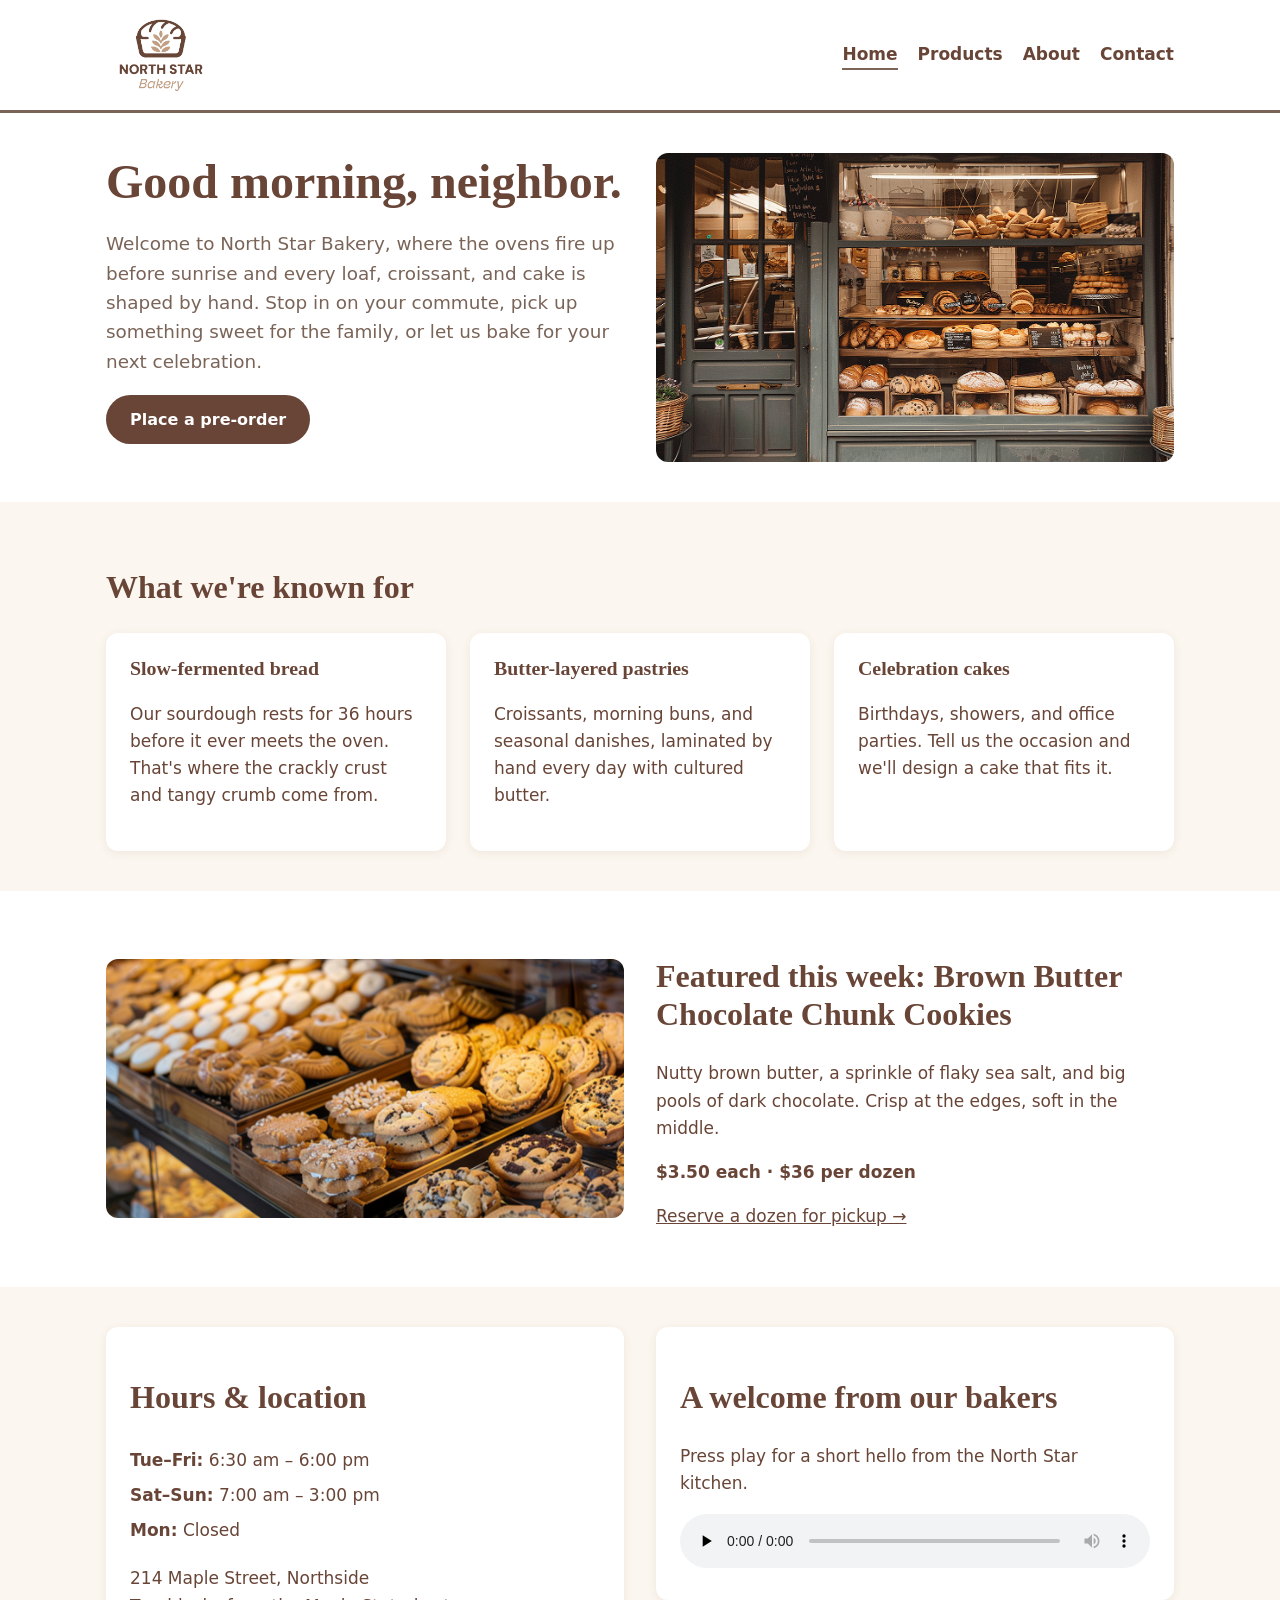
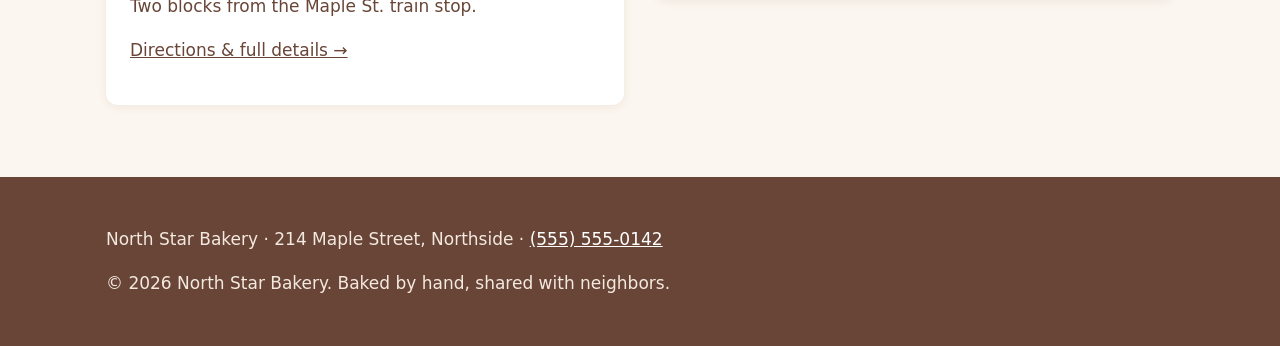
<file: index.html>
<!DOCTYPE html>
<html lang="en">
<head>
  <meta charset="UTF-8">
  <meta name="viewport" content="width=device-width, initial-scale=1">
  <title>North Star Bakery | Handmade Bread &amp; Pastries</title>
  <meta name="description" content="North Star Bakery is a neighborhood bakery baking handmade breads, pastries, and cakes daily. Pre-order for pickup.">
  <link rel="icon" href="./images/bakery-logo_c.png">
  <link rel="stylesheet" href="./css/styles.css">
</head>
<body>
  <header class="site-header">
    <div class="wrap">
      <a class="logo" href="index.html"><img src="./images/bakery-logo_c.png" alt="North Star Bakery logo" width="1667" height="1423"></a>
      <nav aria-label="Main">
        <ul>
          <li><a href="index.html" aria-current="page">Home</a></li>
          <li><a href="products.html">Products</a></li>
          <li><a href="about.html">About</a></li>
          <li><a href="contact.html">Contact</a></li>
        </ul>
      </nav>
    </div>
  </header>

  <main>
    <section class="hero">
      <div class="wrap">
        <div>
          <h1>Good morning, neighbor.</h1>
          <p class="lead">Welcome to North Star Bakery, where the ovens fire up before sunrise and every loaf, croissant, and cake is shaped by hand. Stop in on your commute, pick up something sweet for the family, or let us bake for your next celebration.</p>
          <p><a class="btn" href="contact.html">Place a pre-order</a></p>
        </div>
        <img src="./images/bakery-storefront_c.png" alt="The North Star Bakery storefront window filled with fresh loaves and pastries" width="1200" height="715">
      </div>
    </section>

    <section>
      <div class="wrap">
        <h2>What we're known for</h2>
        <div class="grid grid-3">
          <div class="card">
            <h3>Slow-fermented bread</h3>
            <p>Our sourdough rests for 36 hours before it ever meets the oven. That's where the crackly crust and tangy crumb come from.</p>
          </div>
          <div class="card">
            <h3>Butter-layered pastries</h3>
            <p>Croissants, morning buns, and seasonal danishes, laminated by hand every day with cultured butter.</p>
          </div>
          <div class="card">
            <h3>Celebration cakes</h3>
            <p>Birthdays, showers, and office parties. Tell us the occasion and we'll design a cake that fits it.</p>
          </div>
        </div>
      </div>
    </section>

    <section class="hero">
      <div class="wrap">
        <picture>
          <source media="(min-width: 760px)" srcset="./images/bakery-feature-large_c.png" width="1200" height="600">
          <img src="./images/bakery-feature-small_c.png" alt="A pastry case stacked with brown butter chocolate chunk cookies" width="1200" height="1200" loading="lazy">
        </picture>
        <div>
          <h2>Featured this week: Brown Butter Chocolate Chunk Cookies</h2>
          <p>Nutty brown butter, a sprinkle of flaky sea salt, and big pools of dark chocolate. Crisp at the edges, soft in the middle.</p>
          <p class="price">$3.50 each &middot; $36 per dozen</p>
          <p><a href="contact.html">Reserve a dozen for pickup &rarr;</a></p>
        </div>
      </div>
    </section>

    <section>
      <div class="wrap two-col">
        <div class="card">
          <h2>Hours &amp; location</h2>
          <ul class="info-list">
            <li><strong>Tue&ndash;Fri:</strong> 6:30 am &ndash; 6:00 pm</li>
            <li><strong>Sat&ndash;Sun:</strong> 7:00 am &ndash; 3:00 pm</li>
            <li><strong>Mon:</strong> Closed</li>
          </ul>
          <p>214 Maple Street, Northside<br>Two blocks from the Maple St. train stop.</p>
          <p><a href="contact.html">Directions &amp; full details &rarr;</a></p>
        </div>
        <div class="card">
          <h2>A welcome from our bakers</h2>
          <p>Press play for a short hello from the North Star kitchen.</p>
          <audio controls preload="none">
            <source src="./media/bakery-welcome_c.mp3" type="audio/mpeg">
            Your browser doesn't support audio playback. Our welcome message says: "Thanks for stopping by North Star Bakery. We bake fresh every morning and can't wait to see you."
          </audio>
        </div>
      </div>
    </section>
  </main>

  <footer class="site-footer">
    <div class="wrap">
      <p>North Star Bakery &middot; 214 Maple Street, Northside &middot; <a href="tel:+15555550142">(555) 555-0142</a></p>
      <p>&copy; 2026 North Star Bakery. Baked by hand, shared with neighbors.</p>
    </div>
  </footer>
</body>
</html>
</file>
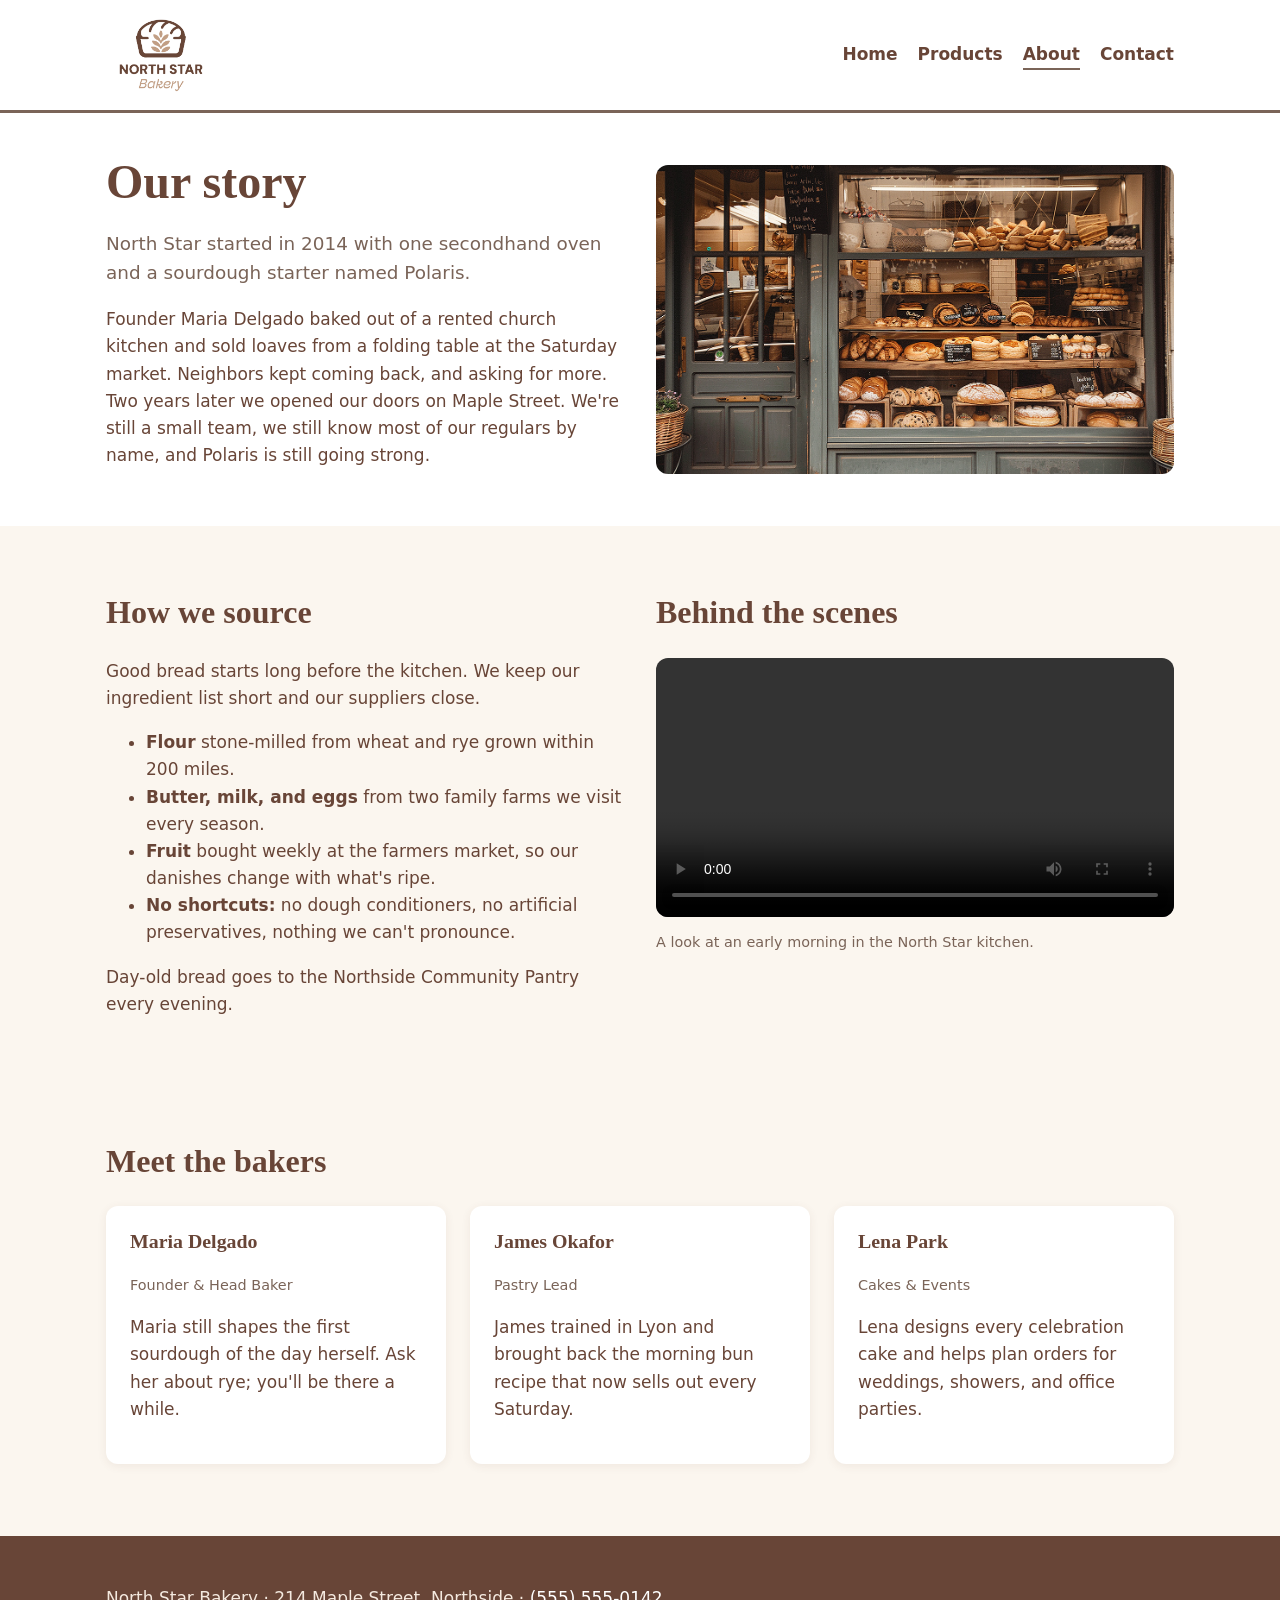
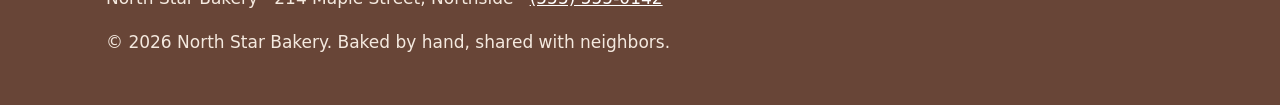
<file: about.html>
<!DOCTYPE html>
<html lang="en">
<head>
  <meta charset="UTF-8">
  <meta name="viewport" content="width=device-width, initial-scale=1">
  <title>About | North Star Bakery</title>
  <meta name="description" content="The story behind North Star Bakery, how we source our ingredients, and the people who bake for you.">
  <link rel="icon" href="./images/bakery-logo_c.png">
  <link rel="stylesheet" href="./css/styles.css">
</head>
<body>
  <header class="site-header">
    <div class="wrap">
      <a class="logo" href="index.html"><img src="./images/bakery-logo_c.png" alt="North Star Bakery logo" width="1667" height="1423"></a>
      <nav aria-label="Main">
        <ul>
          <li><a href="index.html">Home</a></li>
          <li><a href="products.html">Products</a></li>
          <li><a href="about.html" aria-current="page">About</a></li>
          <li><a href="contact.html">Contact</a></li>
        </ul>
      </nav>
    </div>
  </header>

  <main>
    <section class="hero">
      <div class="wrap">
        <div>
          <h1>Our story</h1>
          <p class="lead">North Star started in 2014 with one secondhand oven and a sourdough starter named Polaris.</p>
          <p>Founder Maria Delgado baked out of a rented church kitchen and sold loaves from a folding table at the Saturday market. Neighbors kept coming back, and asking for more. Two years later we opened our doors on Maple Street. We're still a small team, we still know most of our regulars by name, and Polaris is still going strong.</p>
        </div>
        <img src="./images/bakery-storefront_c.png" alt="The North Star Bakery storefront on Maple Street" width="1200" height="715" loading="lazy">
      </div>
    </section>

    <section>
      <div class="wrap two-col">
        <div>
          <h2>How we source</h2>
          <p>Good bread starts long before the kitchen. We keep our ingredient list short and our suppliers close.</p>
          <ul>
            <li><strong>Flour</strong> stone-milled from wheat and rye grown within 200 miles.</li>
            <li><strong>Butter, milk, and eggs</strong> from two family farms we visit every season.</li>
            <li><strong>Fruit</strong> bought weekly at the farmers market, so our danishes change with what's ripe.</li>
            <li><strong>No shortcuts:</strong> no dough conditioners, no artificial preservatives, nothing we can't pronounce.</li>
          </ul>
          <p>Day-old bread goes to the Northside Community Pantry every evening.</p>
        </div>
        <div>
          <h2>Behind the scenes</h2>
          <video controls preload="metadata" width="1920" height="1080">
            <source src="./assets/videos/bakery-behind-scenes_c.mp4" type="video/mp4">
            Your browser doesn't support embedded video. The clip shows our bakers shaping dough, loading the stone oven, and pulling out the morning's first loaves.
          </video>
          <p class="hint">A look at an early morning in the North Star kitchen.</p>
        </div>
      </div>
    </section>

    <section>
      <div class="wrap">
        <h2>Meet the bakers</h2>
        <div class="grid grid-3">
          <div class="card">
            <h3>Maria Delgado</h3>
            <p class="hint">Founder &amp; Head Baker</p>
            <p>Maria still shapes the first sourdough of the day herself. Ask her about rye; you'll be there a while.</p>
          </div>
          <div class="card">
            <h3>James Okafor</h3>
            <p class="hint">Pastry Lead</p>
            <p>James trained in Lyon and brought back the morning bun recipe that now sells out every Saturday.</p>
          </div>
          <div class="card">
            <h3>Lena Park</h3>
            <p class="hint">Cakes &amp; Events</p>
            <p>Lena designs every celebration cake and helps plan orders for weddings, showers, and office parties.</p>
          </div>
        </div>
      </div>
    </section>
  </main>

  <footer class="site-footer">
    <div class="wrap">
      <p>North Star Bakery &middot; 214 Maple Street, Northside &middot; <a href="tel:+15555550142">(555) 555-0142</a></p>
      <p>&copy; 2026 North Star Bakery. Baked by hand, shared with neighbors.</p>
    </div>
  </footer>
</body>
</html>
</file>
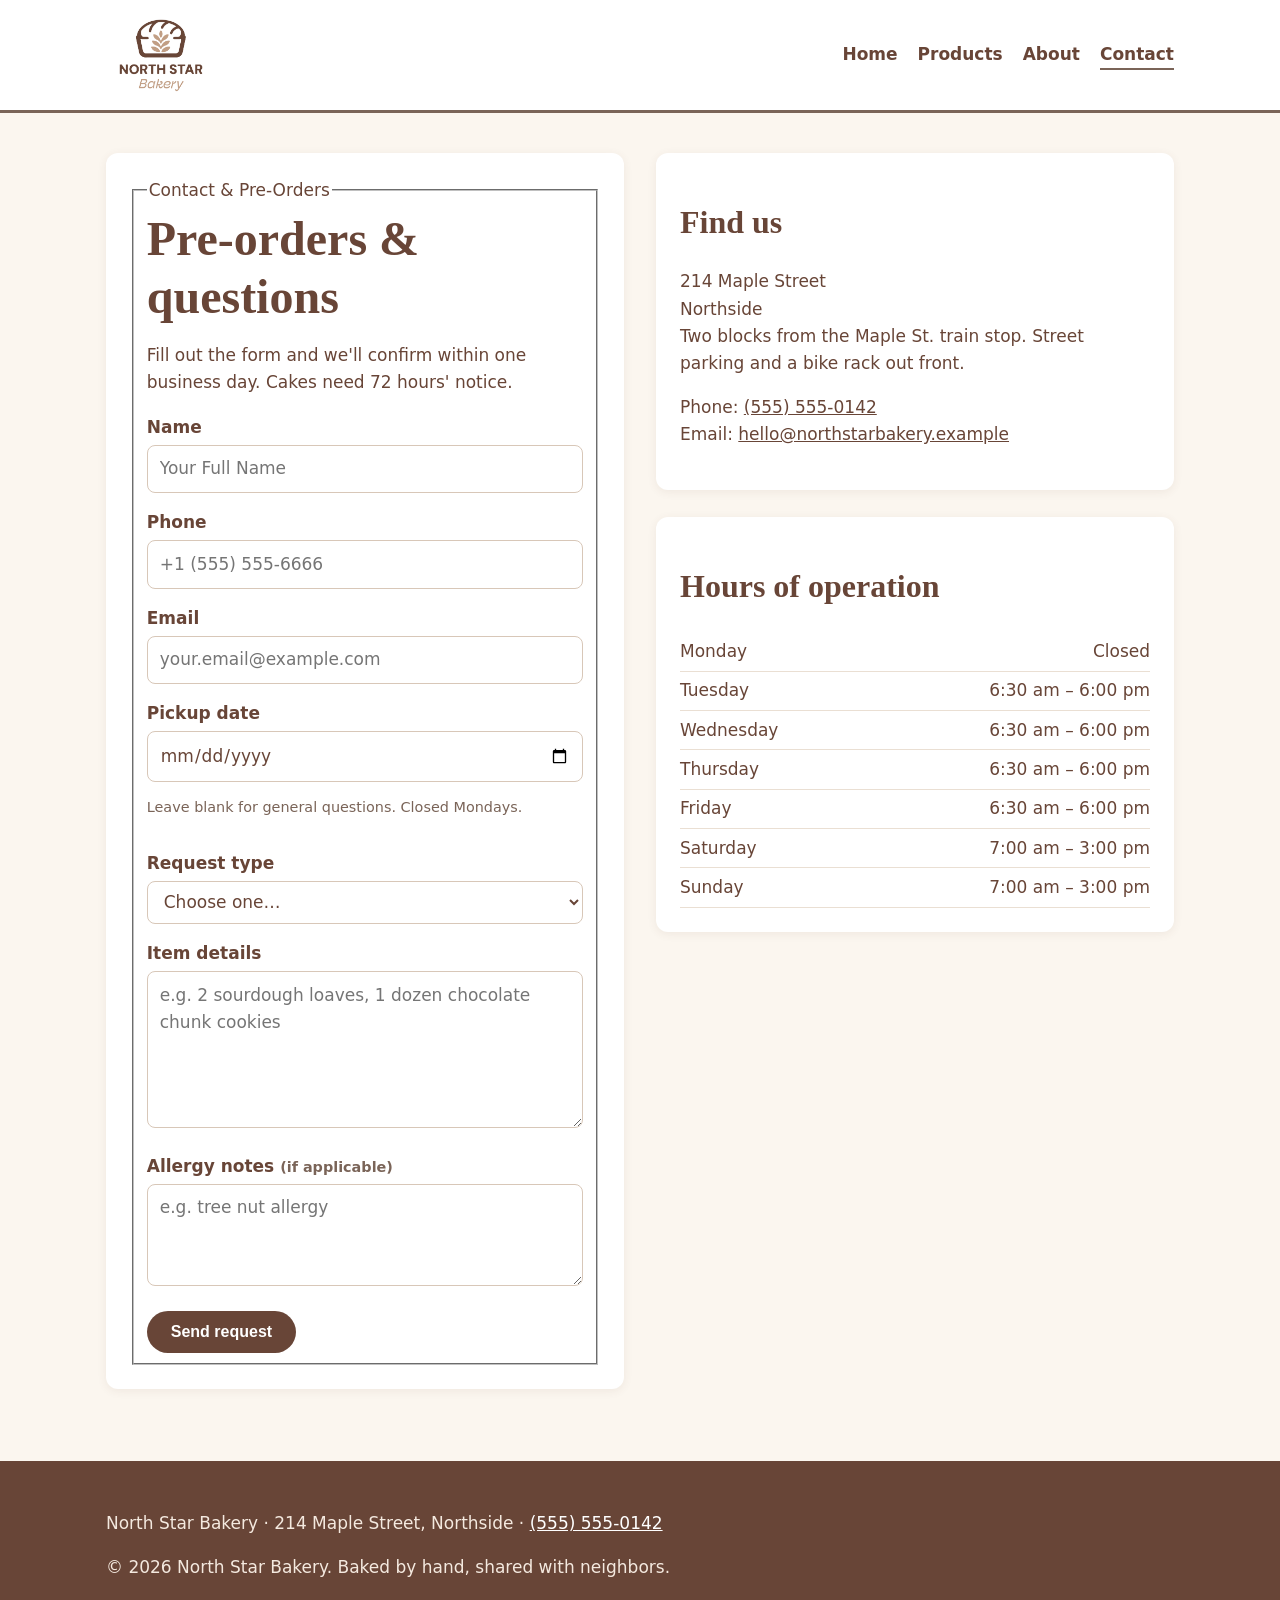
<file: contact.html>
<!DOCTYPE html>
<html lang="en">
<head>
  <meta charset="UTF-8">
  <meta name="viewport" content="width=device-width, initial-scale=1">
  <title>Contact &amp; Pre-Orders | North Star Bakery</title>
  <meta name="description" content="Send a pre-order request or question to North Star Bakery. Location, hours, and directions.">
  <link rel="icon" href="./images/bakery-logo_c.png">
  <link rel="stylesheet" href="./css/styles.css">
</head>
<body>
  <header class="site-header">
    <div class="wrap">
      <a class="logo" href="index.html"><img src="./images/bakery-logo_c.png" alt="North Star Bakery logo" width="1667" height="1423"></a>
      <nav aria-label="Main">
        <ul>
          <li><a href="index.html">Home</a></li>
          <li><a href="products.html">Products</a></li>
          <li><a href="about.html">About</a></li>
          <li><a href="contact.html" aria-current="page">Contact</a></li>
        </ul>
      </nav>
    </div>
  </header>

  <main>
    <section>
      <div class="wrap two-col">
        <div class="card">
          <fieldset>
            <legend>Contact &amp; Pre-Orders</legend>
            <h1>Pre-orders &amp; questions</h1>
            <p>Fill out the form and we'll confirm within one business day. Cakes need 72 hours' notice.</p>
            <form action="mailto:hello@northstarbakery.example" method="post" enctype="text/plain" novalidate onsubmit="return validateForm(this)">
              <div>
                <label for="name">Name</label>
              <input type="text" id="name" name="name" autocomplete="name" required placeholder="Your Full Name">
            </div>
            <div>
              <label for="phone">Phone</label>
              <input type="tel" id="phone" name="phone" autocomplete="tel" required placeholder="+1 (555) 555-6666">
            </div>
            <div>
              <label for="email">Email</label>
              <input type="email" id="email" name="email" autocomplete="email" required placeholder="your.email@example.com">
            </div>
            <div>
              <label for="pickup">Pickup date</label>
              <input type="date" id="pickup" name="pickup_date">
              <p class="hint">Leave blank for general questions. Closed Mondays.</p>
            </div>
            <div>
              <label for="type">Request type</label>
              <select id="type" name="request_type" required>
                <option value="">Choose one&hellip;</option>
                <option value="pre-order">Pre-order</option>
                <option value="custom-cake">Custom or celebration cake</option>
                <option value="event">Event or catering order</option>
                <option value="question">General question</option>
              </select>
            </div>
            <div>
              <label for="details">Item details</label>
              <textarea id="details" name="item_details" rows="5" required placeholder="e.g. 2 sourdough loaves, 1 dozen chocolate chunk cookies"></textarea>
            </div>
            <div>
              <label for="allergies">Allergy notes <span class="hint">(if applicable)</span></label>
              <textarea id="allergies" name="allergy_notes" rows="3" placeholder="e.g. tree nut allergy"></textarea>
            </div>
            <div>
              <button class="btn" type="submit">Send request</button>
            </div>
          </form>
          </fieldset>
        </div>
        <div>
          <div class="card">
            <h2>Find us</h2>
            <p>214 Maple Street<br>Northside<br>Two blocks from the Maple St. train stop. Street parking and a bike rack out front.</p>
            <p>Phone: <a href="tel:+15555550142">(555) 555-0142</a><br>Email: <a href="mailto:hello@northstarbakery.example">hello@northstarbakery.example</a></p>
          </div>
          <br>
          <div class="card">
            <h2>Hours of operation</h2>
            <table>
              <tr><td>Monday</td><td>Closed</td></tr>
              <tr><td>Tuesday</td><td>6:30 am &ndash; 6:00 pm</td></tr>
              <tr><td>Wednesday</td><td>6:30 am &ndash; 6:00 pm</td></tr>
              <tr><td>Thursday</td><td>6:30 am &ndash; 6:00 pm</td></tr>
              <tr><td>Friday</td><td>6:30 am &ndash; 6:00 pm</td></tr>
              <tr><td>Saturday</td><td>7:00 am &ndash; 3:00 pm</td></tr>
              <tr><td>Sunday</td><td>7:00 am &ndash; 3:00 pm</td></tr>
            </table>
          </div>
        </div>
      </div>
    </section>
  </main>

  <footer class="site-footer">
    <div class="wrap">
      <p>North Star Bakery &middot; 214 Maple Street, Northside &middot; <a href="tel:+15555550142">(555) 555-0142</a></p>
      <p>&copy; 2026 North Star Bakery. Baked by hand, shared with neighbors.</p>
    </div>
  </footer>
  <script src="./js/main.js"></script>
</body>
</html>
</file>
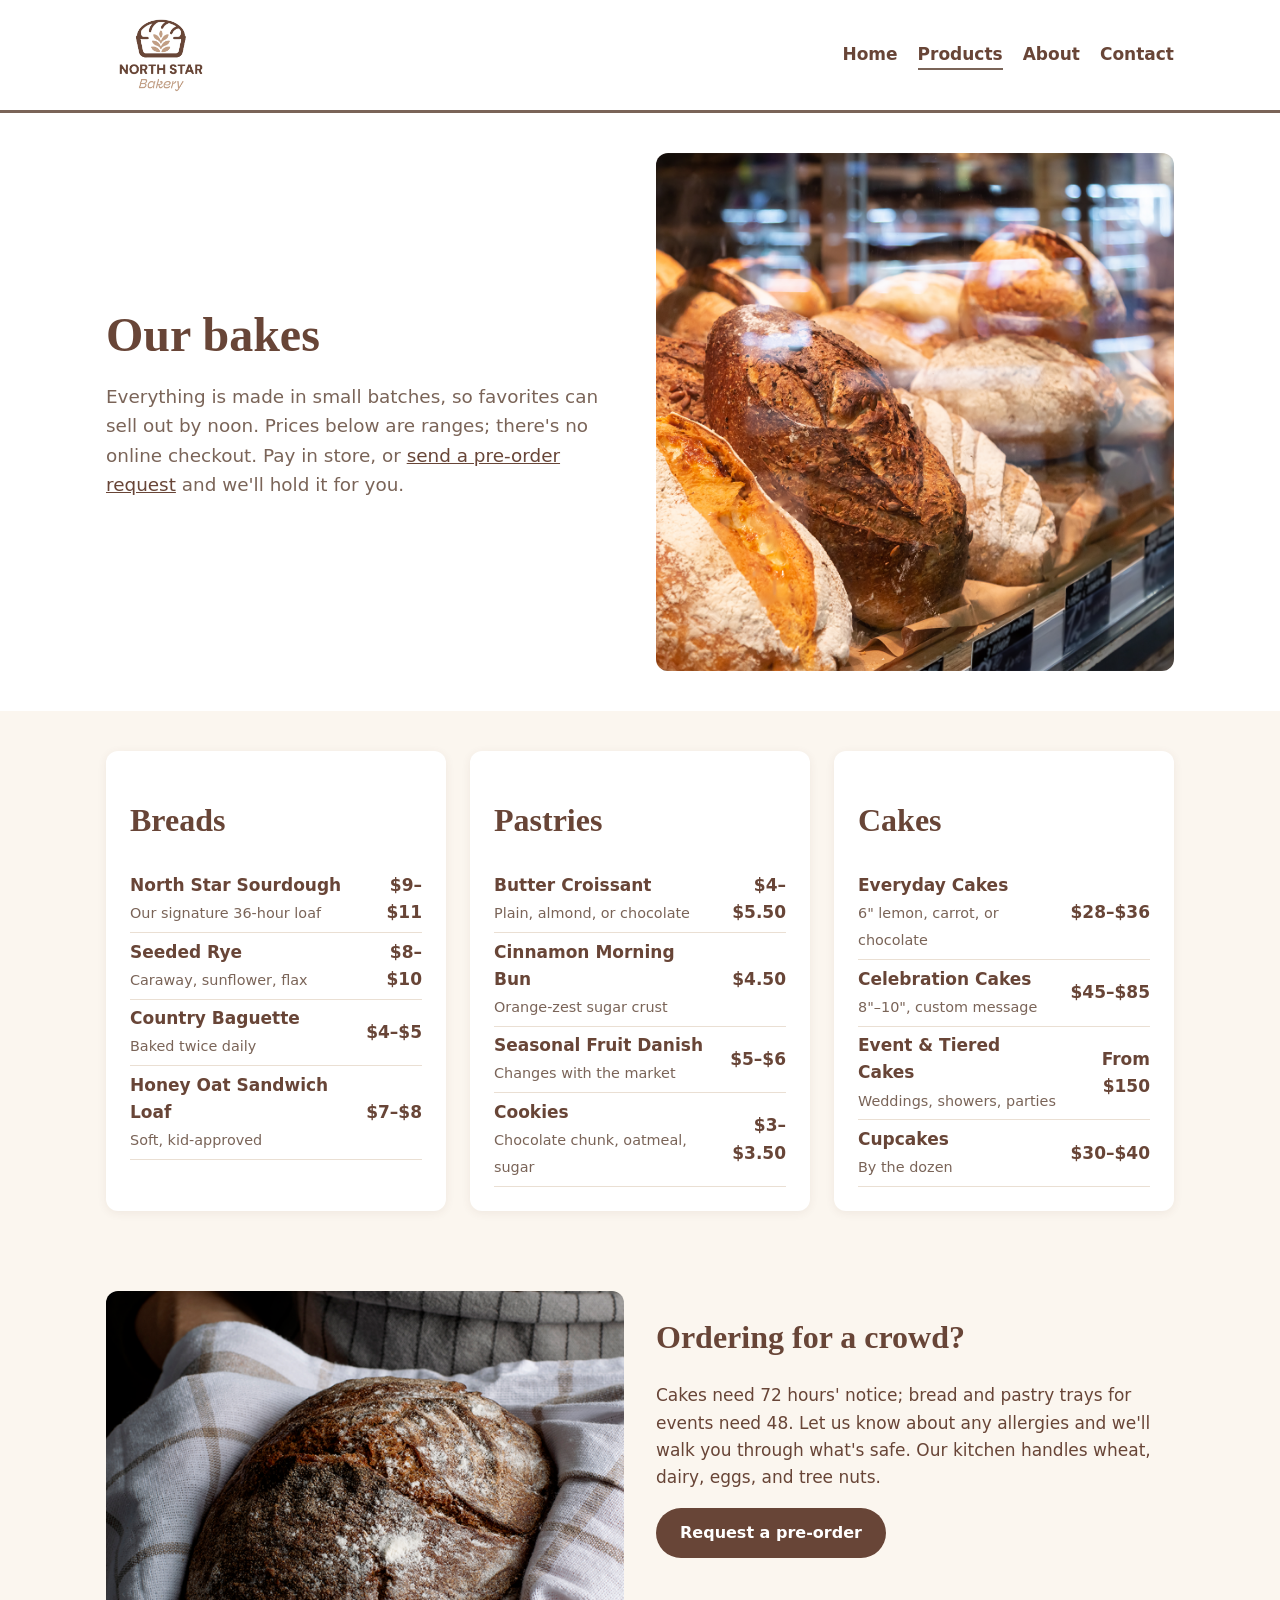
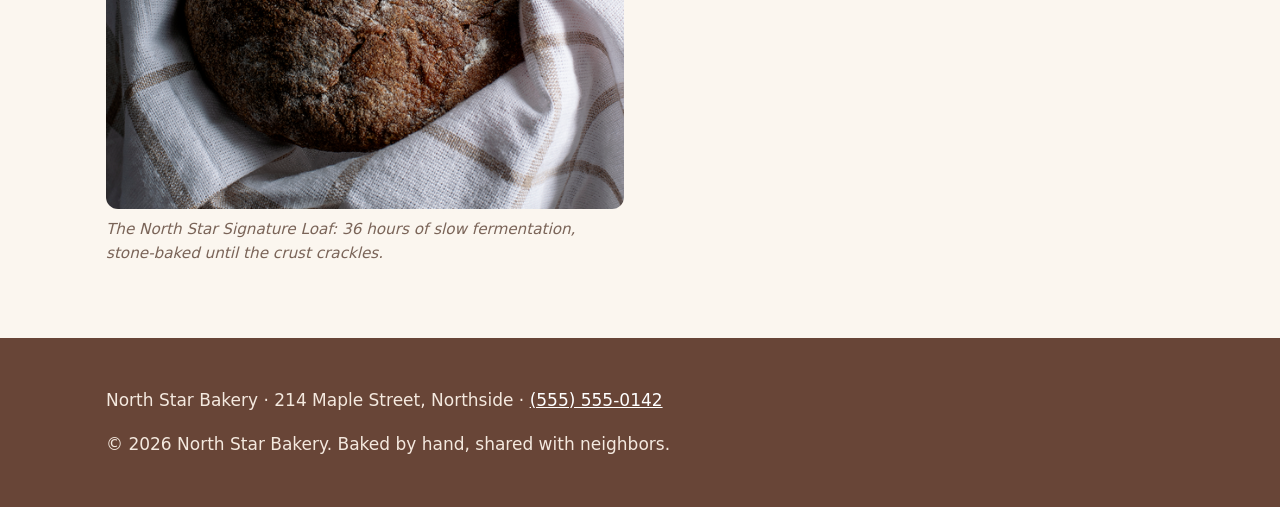
<file: products.html>
<!DOCTYPE html>
<html lang="en">
<head>
  <meta charset="UTF-8">
  <meta name="viewport" content="width=device-width, initial-scale=1">
  <title>Products | North Star Bakery</title>
  <meta name="description" content="Breads, pastries, and cakes from North Star Bakery, with price ranges. Pre-order for pickup.">
  <link rel="icon" href="./images/bakery-logo_c.png">
  <link rel="stylesheet" href="./css/styles.css">
</head>
<body>
  <header class="site-header">
    <div class="wrap">
      <a class="logo" href="index.html"><img src="./images/bakery-logo_c.png" alt="North Star Bakery logo" width="1667" height="1423"></a>
      <nav aria-label="Main">
        <ul>
          <li><a href="index.html">Home</a></li>
          <li><a href="products.html" aria-current="page">Products</a></li>
          <li><a href="about.html">About</a></li>
          <li><a href="contact.html">Contact</a></li>
        </ul>
      </nav>
    </div>
  </header>

  <main>
    <section class="hero">
      <div class="wrap">
        <div>
          <h1>Our bakes</h1>
          <p class="lead">Everything is made in small batches, so favorites can sell out by noon. Prices below are ranges; there's no online checkout. Pay in store, or <a href="contact.html">send a pre-order request</a> and we'll hold it for you.</p>
        </div>
        <img src="./images/bakery-bread_c.png" alt="Scored, seeded, and flour-dusted loaves of fresh bread in the bakery display case" width="1200" height="1200">
      </div>
    </section>

    <section>
      <div class="wrap grid grid-3">
        <div class="card">
          <h2>Breads</h2>
          <table>
            <tr><td><strong>North Star Sourdough</strong><br><span class="hint">Our signature 36-hour loaf</span></td><td class="price">$9&ndash;$11</td></tr>
            <tr><td><strong>Seeded Rye</strong><br><span class="hint">Caraway, sunflower, flax</span></td><td class="price">$8&ndash;$10</td></tr>
            <tr><td><strong>Country Baguette</strong><br><span class="hint">Baked twice daily</span></td><td class="price">$4&ndash;$5</td></tr>
            <tr><td><strong>Honey Oat Sandwich Loaf</strong><br><span class="hint">Soft, kid-approved</span></td><td class="price">$7&ndash;$8</td></tr>
          </table>
        </div>
        <div class="card">
          <h2>Pastries</h2>
          <table>
            <tr><td><strong>Butter Croissant</strong><br><span class="hint">Plain, almond, or chocolate</span></td><td class="price">$4&ndash;$5.50</td></tr>
            <tr><td><strong>Cinnamon Morning Bun</strong><br><span class="hint">Orange-zest sugar crust</span></td><td class="price">$4.50</td></tr>
            <tr><td><strong>Seasonal Fruit Danish</strong><br><span class="hint">Changes with the market</span></td><td class="price">$5&ndash;$6</td></tr>
            <tr><td><strong>Cookies</strong><br><span class="hint">Chocolate chunk, oatmeal, sugar</span></td><td class="price">$3&ndash;$3.50</td></tr>
          </table>
        </div>
        <div class="card">
          <h2>Cakes</h2>
          <table>
            <tr><td><strong>Everyday Cakes</strong><br><span class="hint">6" lemon, carrot, or chocolate</span></td><td class="price">$28&ndash;$36</td></tr>
            <tr><td><strong>Celebration Cakes</strong><br><span class="hint">8"&ndash;10", custom message</span></td><td class="price">$45&ndash;$85</td></tr>
            <tr><td><strong>Event &amp; Tiered Cakes</strong><br><span class="hint">Weddings, showers, parties</span></td><td class="price">From $150</td></tr>
            <tr><td><strong>Cupcakes</strong><br><span class="hint">By the dozen</span></td><td class="price">$30&ndash;$40</td></tr>
          </table>
        </div>
      </div>
    </section>

    <section>
      <div class="wrap two-col">
        <figure>
          <img src="./images/bakery-signature-loaf_c.png" alt="A round, flour-dusted dark sourdough loaf wrapped in a checked linen towel" width="1200" height="1200" loading="lazy">
          <figcaption>The North Star Signature Loaf: 36 hours of slow fermentation, stone-baked until the crust crackles.</figcaption>
        </figure>
        <div>
          <h2>Ordering for a crowd?</h2>
          <p>Cakes need 72 hours' notice; bread and pastry trays for events need 48. Let us know about any allergies and we'll walk you through what's safe. Our kitchen handles wheat, dairy, eggs, and tree nuts.</p>
          <p><a class="btn" href="contact.html">Request a pre-order</a></p>
        </div>
      </div>
    </section>
  </main>

  <footer class="site-footer">
    <div class="wrap">
      <p>North Star Bakery &middot; 214 Maple Street, Northside &middot; <a href="tel:+15555550142">(555) 555-0142</a></p>
      <p>&copy; 2026 North Star Bakery. Baked by hand, shared with neighbors.</p>
    </div>
  </footer>
</body>
</html>
</file>
<file: css/styles.css>
:root {
  --brown: #684537;
  --cream: #fbf6ef;
  --peach: #fff;
  --charcoal: #7a6458;
  --radius: 12px;
}

/* for reference original colors constructor */
/* :root {
  --brown: #6B3E26;
  --cream: #FFF8F0;
  --peach: #D88C5A;
  --charcoal: #2F2A26;
  --radius: 12px;
} */

/* 
Reference from specs document. Some are used in the design, some are not. 
Peach (#D88C5A) is too harsh for the background, so a lighter peach (#FFF) is used instead.
cream (#FFF8F0)
brown (#6B3E26)
peach (#D88C5A)
charcoal (#2F2A26) 
*/

* { box-sizing: border-box; }

body {
  margin: 0;
  font: 17px/1.6 system-ui, -apple-system, "Segoe UI", sans-serif;
  color: var(--brown);
  background: var(--cream);
}

h1, h2, h3 { font-family: Georgia, serif; color: var(--brown); line-height: 1.2; }
h1 { font-size: clamp(2rem, 5vw, 3rem); margin: 0 0 .5rem; }
h2 { font-size: clamp(1.5rem, 3.5vw, 2rem); }
a { color: var(--brown); }
img, video { max-width: 100%; height: auto; display: block; border-radius: var(--radius); }

.wrap { max-width: 1100px; margin: 0 auto; padding: 0 1rem; }
section { padding: 2.5rem 0; }

/* Header / nav */
.site-header { background: var(--peach); border-bottom: 3px solid var(--charcoal); }
.site-header .wrap { display: flex; align-items: center; justify-content: space-between; flex-wrap: wrap; gap: 1rem; padding-block: .5rem; }
.logo img { width: 110px; border-radius: 0; }
nav ul { list-style: none; display: flex; flex-wrap: wrap; gap: .25rem 1.25rem; margin: 0; padding: 0; }
nav a { text-decoration: none; font-weight: 600; padding: .25rem 0; border-bottom: 2px solid transparent; }
nav a:hover, nav a[aria-current="page"] { border-color: var(--charcoal); }

/* Hero */
.hero { background: var(--peach); }
.hero .wrap { display: grid; gap: 2rem; align-items: center; }
.lead { font-size: 1.15rem; color: var(--charcoal); }

.btn {
  display: inline-block; background: var(--brown); color: #fff; text-decoration: none;
  padding: .75rem 1.5rem; border-radius: 999px; font-weight: 600; border: 0; font-size: 1rem; cursor: pointer;
}
.btn:hover { background: var(--brown); }

/* Cards / grids */
.grid { display: grid; gap: 1.5rem; }
.card { background: var(--peach); border-radius: var(--radius); padding: 1.5rem; box-shadow: 0 2px 10px rgb(104 69 55 / .08); }
.card h3 { margin-top: 0; }
.price { font-weight: 700; color: var(--brown); }

figure { margin: 0; }
figcaption { font-size: .95rem; color: var(--charcoal); font-style: italic; padding-top: .5rem; }

.info-list { list-style: none; padding: 0; margin: 0; }
.info-list li { padding: .25rem 0; }
table { border-collapse: collapse; width: 100%; }
td { padding: .35rem 0; border-bottom: 1px solid #eadfd3; }
td:last-child { text-align: right; }

audio { width: 100%; }

/* Form */
form { display: grid; gap: 1rem; }
label { font-weight: 600; display: block; margin-bottom: .25rem; }
input, select, textarea {
  width: 100%; font: inherit; padding: .6rem .75rem; border: 1px solid #d8c7b8;
  border-radius: 8px; background: #fff; color: var(--brown);
}
input:focus, select:focus, textarea:focus { outline: 2px solid var(--charcoal); border-color: var(--brown); }
.hint { font-size: .9rem; color: var(--charcoal); }
input.error, select.error, textarea.error { border: 2px solid #c0392b; background: #fdecea; }

.site-footer { background: var(--brown); color: #f4e9df; padding: 2rem 0; margin-top: 2rem; }
.site-footer a { color: #fff; }

@media (min-width: 760px) {
  .hero .wrap, .two-col { grid-template-columns: 1fr 1fr; }
  .grid-3 { grid-template-columns: repeat(3, 1fr); }
  .two-col { display: grid; gap: 2rem; align-items: start; }
}
</file>
